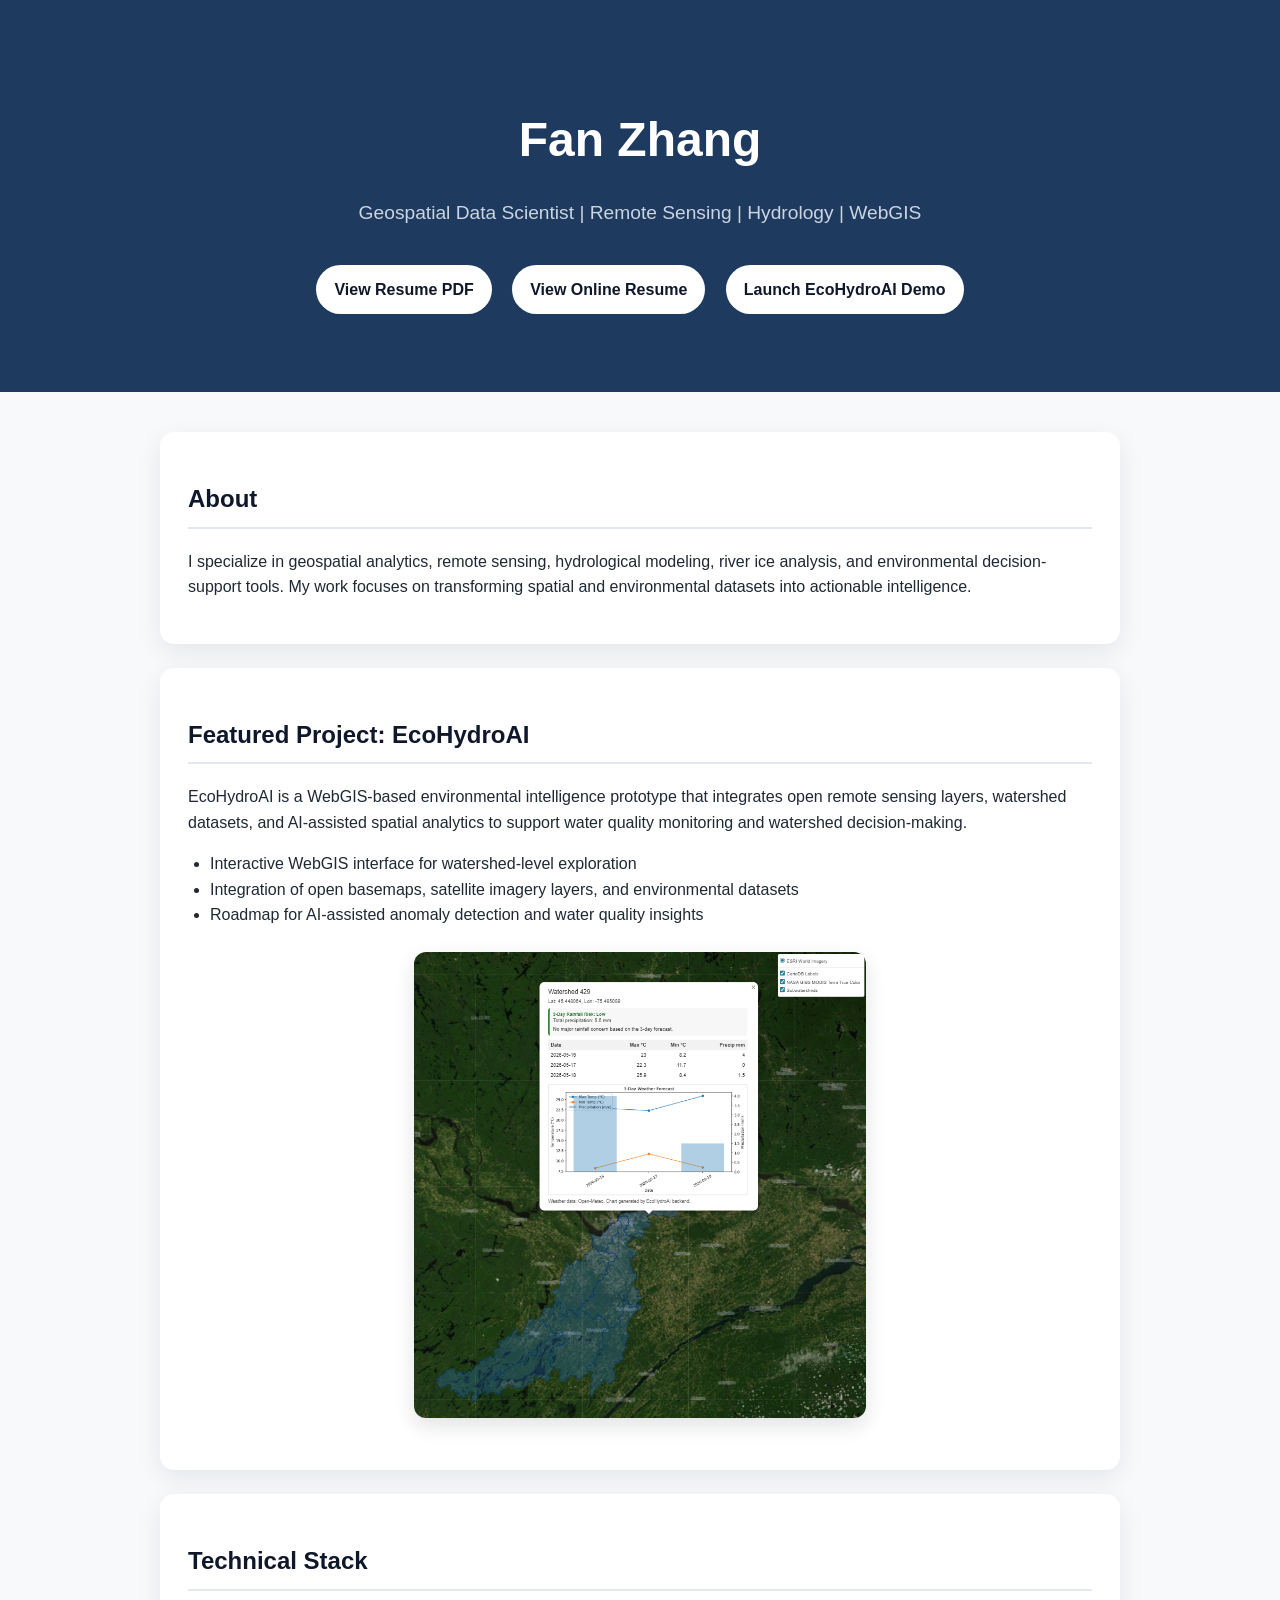
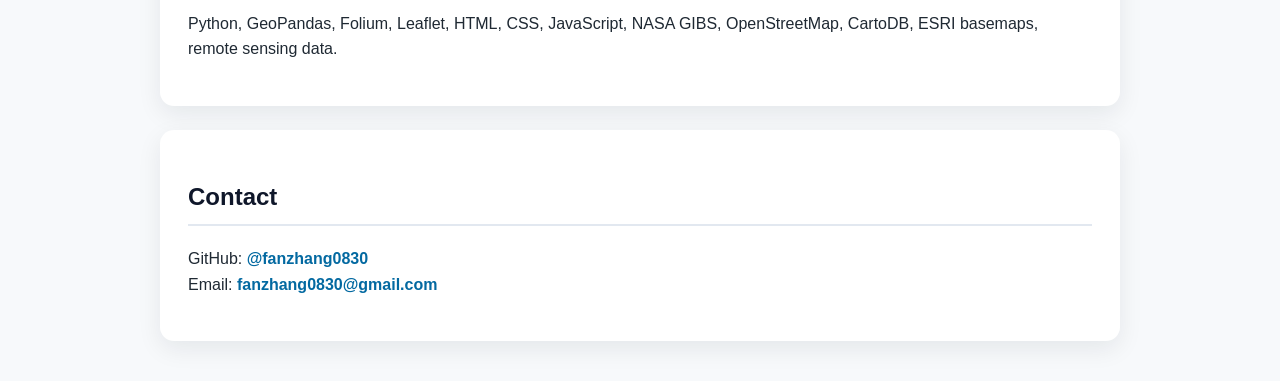
<file: index.html>
<!DOCTYPE html>
<html lang="en">
<head>
  <meta charset="UTF-8" />
  <meta name="viewport" content="width=device-width, initial-scale=1.0" />
  <title>Fan Zhang | Geospatial & Environmental Intelligence</title>
  <link rel="stylesheet" href="assets/style.css" />
</head>
<body>
  <header class="hero">
    <h1>Fan Zhang</h1>
    <p>Geospatial Data Scientist | Remote Sensing | Hydrology | WebGIS</p>
    <div class="buttons">
      <a href="assets/resume.pdf" target="_blank">View Resume PDF</a>
      <a href="resume.html">View Online Resume</a>
      <a href="map.html">Launch EcoHydroAI Demo</a>
    </div>
  </header>

  <main>
    <section>
      <h2>About</h2>
      <p>
        I specialize in geospatial analytics, remote sensing, hydrological modeling,
        river ice analysis, and environmental decision-support tools. My work focuses
        on transforming spatial and environmental datasets into actionable intelligence.
      </p>
    </section>

    <section>
      <h2>Featured Project: EcoHydroAI</h2>
      <p>
        EcoHydroAI is a WebGIS-based environmental intelligence prototype that integrates
        open remote sensing layers, watershed datasets, and AI-assisted spatial analytics
        to support water quality monitoring and watershed decision-making.
      </p>

      <ul>
        <li>Interactive WebGIS interface for watershed-level exploration</li>
        <li>Integration of open basemaps, satellite imagery layers, and environmental datasets</li>
        <li>Roadmap for AI-assisted anomaly detection and water quality insights</li>
      </ul>

      <p>
        <img class="ecohydroai-map-image" src="assets/EcoHydroAI.png" alt="EcoHydroAI WebGIS map screenshot">
      </p>
    </section>

    <section>
      <h2>Technical Stack</h2>
      <p>
        Python, GeoPandas, Folium, Leaflet, HTML, CSS, JavaScript, NASA GIBS,
        OpenStreetMap, CartoDB, ESRI basemaps, remote sensing data.
      </p>
    </section>

    <section>
      <h2>Contact</h2>
      <p>
        GitHub: <a href="https://github.com/fanzhang0830" target="_blank">@fanzhang0830</a><br />
        Email: <a href="mailto:fanzhang0830@gmail.com">fanzhang0830@gmail.com</a>
      </p>
    </section>
  </main>
</body>
</html>
</file>
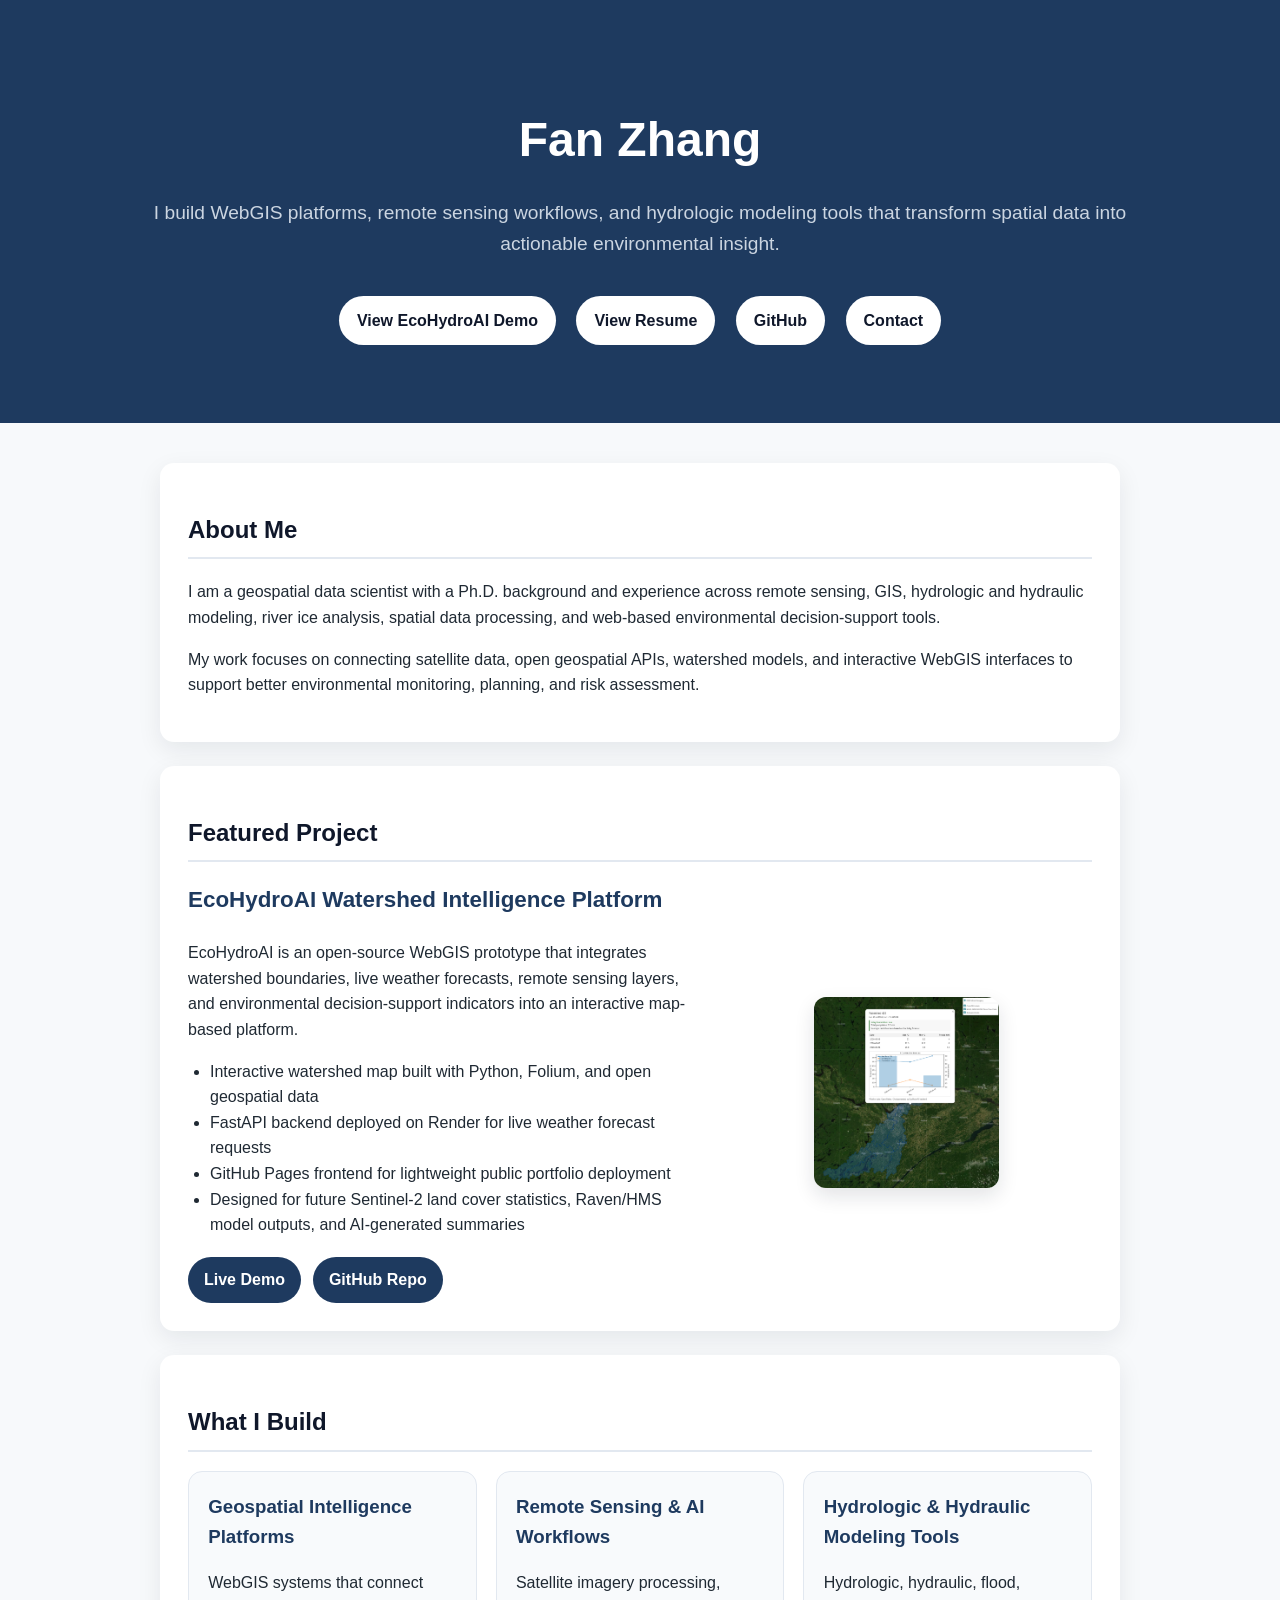
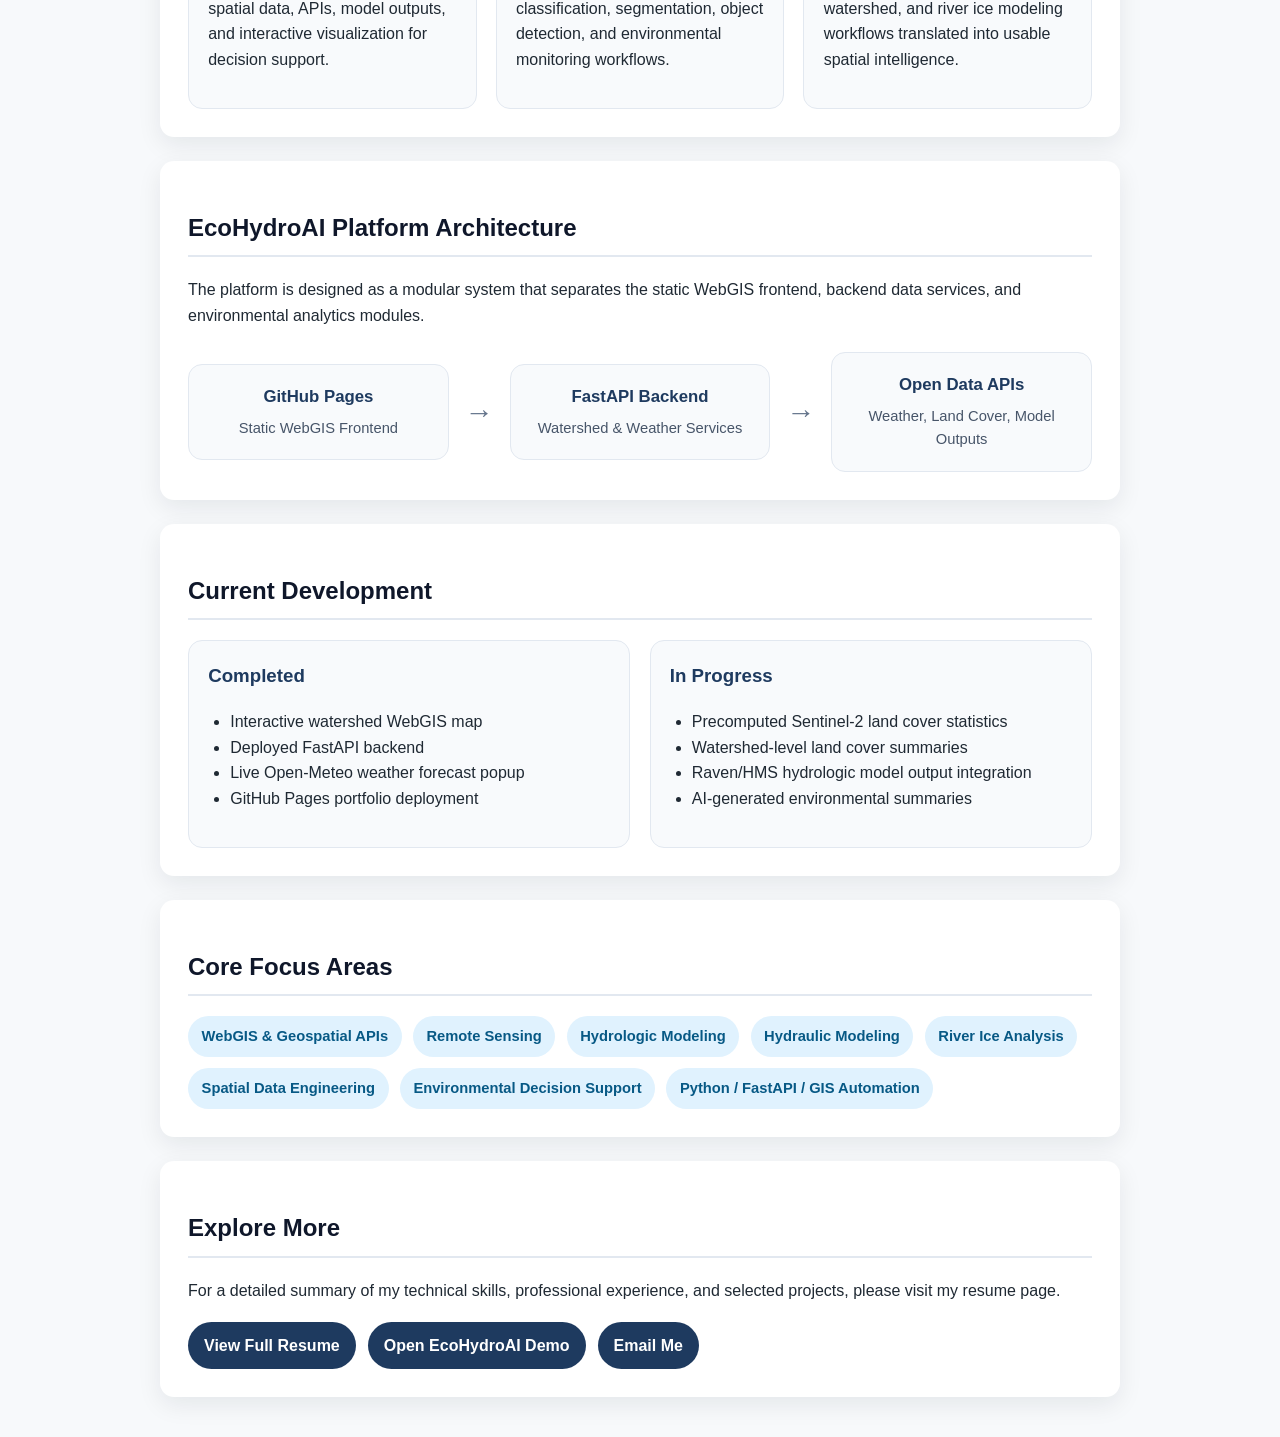
<file: index_bak.html>
<!DOCTYPE html>
<html lang="en">
<head>
  <meta charset="UTF-8" />
  <meta name="viewport" content="width=device-width, initial-scale=1.0" />
  <title>Fan Zhang | Geospatial & Environmental Intelligence</title>
  <link rel="stylesheet" href="assets/style.css" />
</head>
<body>
  <header class="hero">
    <h1>Fan Zhang</h1>
    <p>
      I build WebGIS platforms, remote sensing workflows, and hydrologic modeling tools
      that transform spatial data into actionable environmental insight.
    </p>

    <div class="buttons">
      <a href="map.html">View EcoHydroAI Demo</a>
      <a href="resume.html">View Resume</a>
      <a href="https://github.com/fanzhang0830" target="_blank">GitHub</a>
      <a href="mailto:fanzhang0830@gmail.com">Contact</a>
    </div>
  </header>

  <main>

    <section class="intro-section">
      <h2>About Me</h2>
      <p>
        I am a geospatial data scientist with a Ph.D. background and experience across
        remote sensing, GIS, hydrologic and hydraulic modeling, river ice analysis,
        spatial data processing, and web-based environmental decision-support tools.
      </p>

      <p>
        My work focuses on connecting satellite data, open geospatial APIs, watershed
        models, and interactive WebGIS interfaces to support better environmental
        monitoring, planning, and risk assessment.
      </p>
    </section>

    <section class="featured-project">
      <h2>Featured Project</h2>

      <div class="featured-project-layout">
        <div class="featured-project-text">
          <h3>EcoHydroAI Watershed Intelligence Platform</h3>

          <p>
            EcoHydroAI is an open-source WebGIS prototype that integrates watershed
            boundaries, live weather forecasts, remote sensing layers, and environmental
            decision-support indicators into an interactive map-based platform.
          </p>

          <ul>
            <li>Interactive watershed map built with Python, Folium, and open geospatial data</li>
            <li>FastAPI backend deployed on Render for live weather forecast requests</li>
            <li>GitHub Pages frontend for lightweight public portfolio deployment</li>
            <li>Designed for future Sentinel-2 land cover statistics, Raven/HMS model outputs, and AI-generated summaries</li>
          </ul>

          <div class="project-links">
            <a href="map.html">Live Demo</a>
            <a href="https://github.com/fanzhang0830/EcoHydroAI" target="_blank">GitHub Repo</a>
          </div>
        </div>

        <div class="featured-project-image">
          <img class="ecohydroai-map-image" src="assets/EcoHydroAI.png" alt="EcoHydroAI WebGIS map screenshot">
        </div>
      </div>
    </section>

    <section class="build-section">
      <h2>What I Build</h2>

      <div class="card-grid">
        <div class="info-card">
          <h3>Geospatial Intelligence Platforms</h3>
          <p>
            WebGIS systems that connect spatial data, APIs, model outputs, and interactive
            visualization for decision support.
          </p>
        </div>

        <div class="info-card">
          <h3>Remote Sensing & AI Workflows</h3>
          <p>
            Satellite imagery processing, classification, segmentation, object detection,
            and environmental monitoring workflows.
          </p>
        </div>

        <div class="info-card">
          <h3>Hydrologic & Hydraulic Modeling Tools</h3>
          <p>
            Hydrologic, hydraulic, flood, watershed, and river ice modeling workflows
            translated into usable spatial intelligence.
          </p>
        </div>
      </div>
    </section>

    <section class="architecture-section">
      <h2>EcoHydroAI Platform Architecture</h2>

      <p>
        The platform is designed as a modular system that separates the static WebGIS
        frontend, backend data services, and environmental analytics modules.
      </p>

      <div class="architecture-grid">
        <div class="arch-card">
          <strong>GitHub Pages</strong>
          <span>Static WebGIS Frontend</span>
        </div>

        <div class="arch-arrow">→</div>

        <div class="arch-card">
          <strong>FastAPI Backend</strong>
          <span>Watershed & Weather Services</span>
        </div>

        <div class="arch-arrow">→</div>

        <div class="arch-card">
          <strong>Open Data APIs</strong>
          <span>Weather, Land Cover, Model Outputs</span>
        </div>
      </div>
    </section>

    <section class="development-section">
      <h2>Current Development</h2>

      <div class="status-grid">
        <div class="status-card">
          <h3>Completed</h3>
          <ul>
            <li>Interactive watershed WebGIS map</li>
            <li>Deployed FastAPI backend</li>
            <li>Live Open-Meteo weather forecast popup</li>
            <li>GitHub Pages portfolio deployment</li>
          </ul>
        </div>

        <div class="status-card">
          <h3>In Progress</h3>
          <ul>
            <li>Precomputed Sentinel-2 land cover statistics</li>
            <li>Watershed-level land cover summaries</li>
            <li>Raven/HMS hydrologic model output integration</li>
            <li>AI-generated environmental summaries</li>
          </ul>
        </div>
      </div>
    </section>

    <section class="focus-section">
      <h2>Core Focus Areas</h2>

      <div class="focus-tags">
        <span>WebGIS & Geospatial APIs</span>
        <span>Remote Sensing</span>
        <span>Hydrologic Modeling</span>
        <span>Hydraulic Modeling</span>
        <span>River Ice Analysis</span>
        <span>Spatial Data Engineering</span>
        <span>Environmental Decision Support</span>
        <span>Python / FastAPI / GIS Automation</span>
      </div>
    </section>

    <section class="contact-section">
      <h2>Explore More</h2>

      <p>
        For a detailed summary of my technical skills, professional experience,
        and selected projects, please visit my resume page.
      </p>

      <div class="project-links">
        <a href="resume.html">View Full Resume</a>
        <a href="map.html">Open EcoHydroAI Demo</a>
        <a href="mailto:fanzhang0830@gmail.com">Email Me</a>
      </div>
    </section>

  </main>

</body>
</html>
</file>
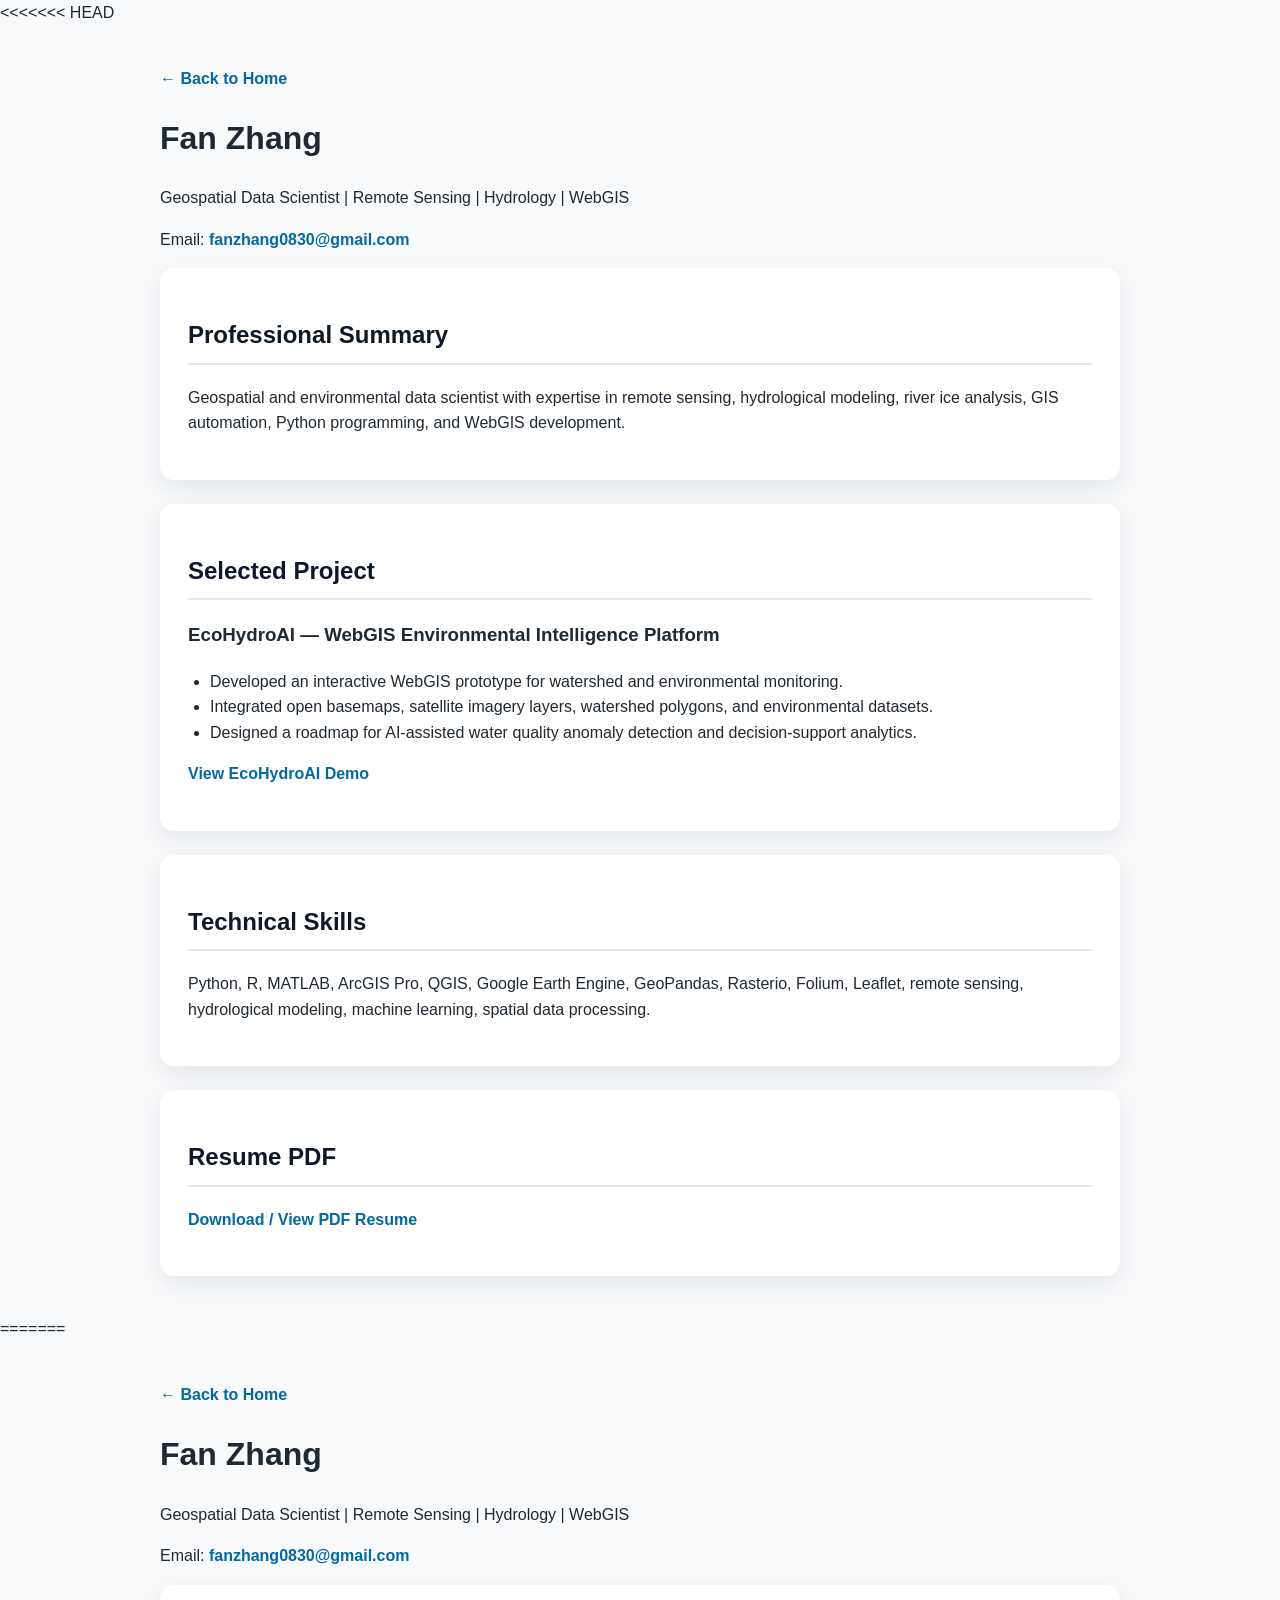
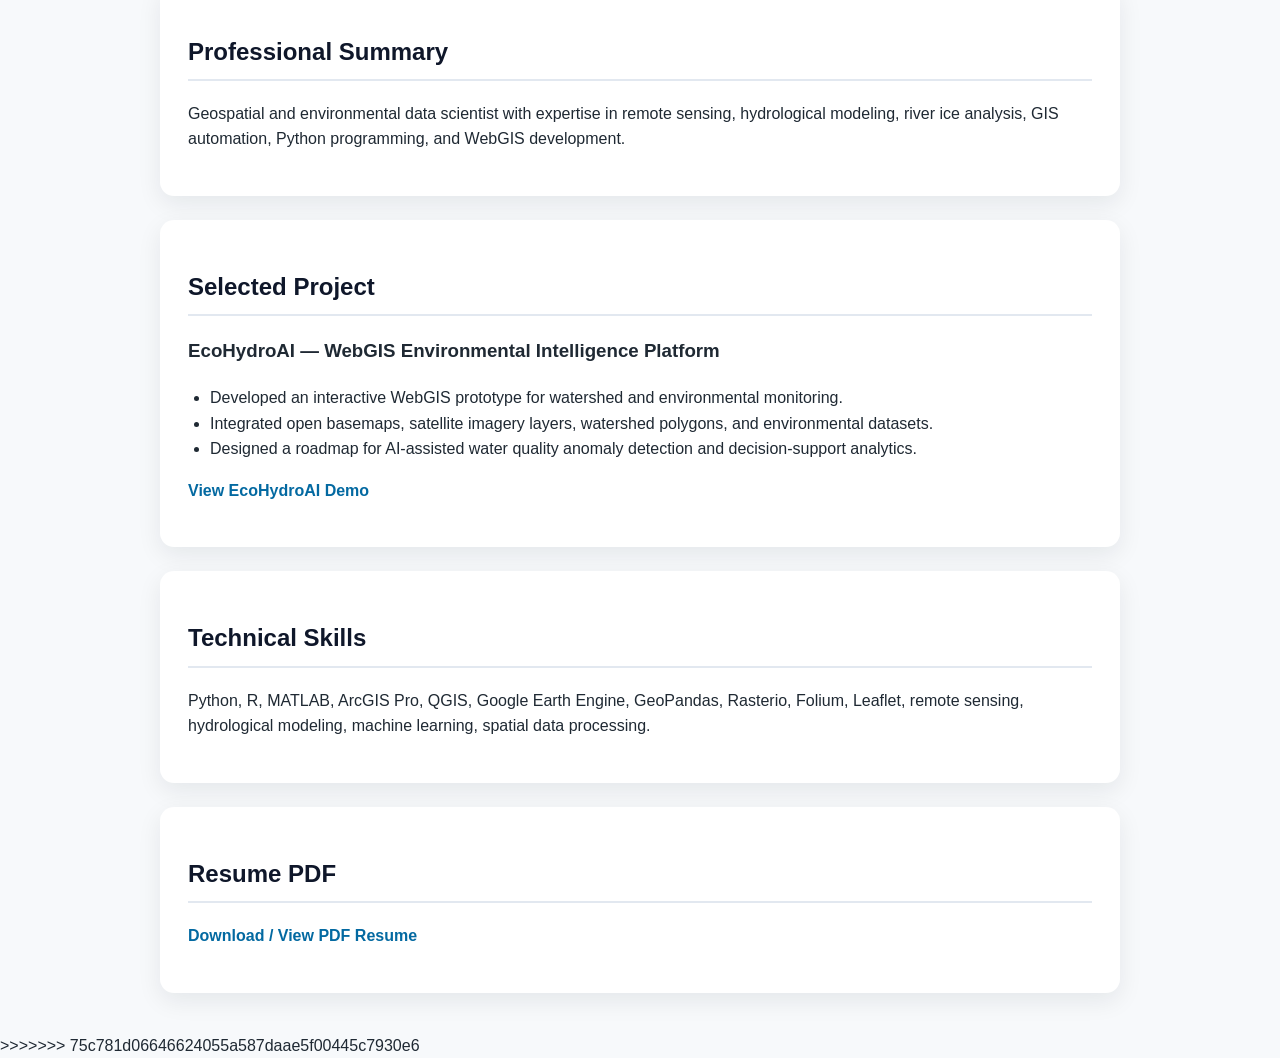
<file: resume.html>
<<<<<<< HEAD
<!DOCTYPE html>
<html lang="en">
<head>
  <meta charset="UTF-8" />
  <meta name="viewport" content="width=device-width, initial-scale=1.0" />
  <title>Resume | Fan Zhang</title>
  <link rel="stylesheet" href="assets/style.css" />
</head>
<body>
  <main>
    <a href="index.html">← Back to Home</a>

    <h1>Fan Zhang</h1>
    <p>Geospatial Data Scientist | Remote Sensing | Hydrology | WebGIS</p>
    <p>Email: <a href="mailto:fanzhang0830@gmail.com">fanzhang0830@gmail.com</a></p>

    <section>
      <h2>Professional Summary</h2>
      <p>
        Geospatial and environmental data scientist with expertise in remote sensing,
        hydrological modeling, river ice analysis, GIS automation, Python programming,
        and WebGIS development.
      </p>
    </section>

    <section>
      <h2>Selected Project</h2>
      <h3>EcoHydroAI — WebGIS Environmental Intelligence Platform</h3>
      <ul>
        <li>Developed an interactive WebGIS prototype for watershed and environmental monitoring.</li>
        <li>Integrated open basemaps, satellite imagery layers, watershed polygons, and environmental datasets.</li>
        <li>Designed a roadmap for AI-assisted water quality anomaly detection and decision-support analytics.</li>
      </ul>
      <p><a href="map.html">View EcoHydroAI Demo</a></p>
    </section>

    <section>
      <h2>Technical Skills</h2>
      <p>
        Python, R, MATLAB, ArcGIS Pro, QGIS, Google Earth Engine, GeoPandas,
        Rasterio, Folium, Leaflet, remote sensing, hydrological modeling,
        machine learning, spatial data processing.
      </p>
    </section>

    <section>
      <h2>Resume PDF</h2>
      <p><a href="assets/resume.pdf" target="_blank">Download / View PDF Resume</a></p>
    </section>
  </main>
</body>
=======
<!DOCTYPE html>
<html lang="en">
<head>
  <meta charset="UTF-8" />
  <meta name="viewport" content="width=device-width, initial-scale=1.0" />
  <title>Resume | Fan Zhang</title>
  <link rel="stylesheet" href="assets/style.css" />
</head>
<body>
  <main>
    <a href="index.html">← Back to Home</a>

    <h1>Fan Zhang</h1>
    <p>Geospatial Data Scientist | Remote Sensing | Hydrology | WebGIS</p>
    <p>Email: <a href="mailto:fanzhang0830@gmail.com">fanzhang0830@gmail.com</a></p>

    <section>
      <h2>Professional Summary</h2>
      <p>
        Geospatial and environmental data scientist with expertise in remote sensing,
        hydrological modeling, river ice analysis, GIS automation, Python programming,
        and WebGIS development.
      </p>
    </section>

    <section>
      <h2>Selected Project</h2>
      <h3>EcoHydroAI — WebGIS Environmental Intelligence Platform</h3>
      <ul>
        <li>Developed an interactive WebGIS prototype for watershed and environmental monitoring.</li>
        <li>Integrated open basemaps, satellite imagery layers, watershed polygons, and environmental datasets.</li>
        <li>Designed a roadmap for AI-assisted water quality anomaly detection and decision-support analytics.</li>
      </ul>
      <p><a href="map.html">View EcoHydroAI Demo</a></p>
    </section>

    <section>
      <h2>Technical Skills</h2>
      <p>
        Python, R, MATLAB, ArcGIS Pro, QGIS, Google Earth Engine, GeoPandas,
        Rasterio, Folium, Leaflet, remote sensing, hydrological modeling,
        machine learning, spatial data processing.
      </p>
    </section>

    <section>
      <h2>Resume PDF</h2>
      <p><a href="assets/resume.pdf" target="_blank">Download / View PDF Resume</a></p>
    </section>
  </main>
</body>
>>>>>>> 75c781d06646624055a587daae5f00445c7930e6
</html>
</file>
<file: assets/style.css>
body {
  margin: 0;
  font-family: Arial, Helvetica, sans-serif;
  line-height: 1.6;
  color: #1f2933;
  background: #f7f9fb;
}

.hero {
  background: #1e3a5f;
  color: white;
  padding: 70px 12%;
  text-align: center;
}

.hero h1 {
  font-size: 3rem;
  margin-bottom: 0.5rem;
}

.hero p {
  font-size: 1.2rem;
  color: #cbd5e1;
}

main {
  max-width: 960px;
  margin: 40px auto;
  padding: 0 24px;
}

section {
  background: white;
  margin-bottom: 24px;
  padding: 28px;
  border-radius: 14px;
  box-shadow: 0 8px 24px rgba(15, 23, 42, 0.08);
}

h2 {
  color: #0f172a;
  border-bottom: 2px solid #e2e8f0;
  padding-bottom: 8px;
}

a {
  color: #0369a1;
  text-decoration: none;
  font-weight: 600;
}

a:hover {
  text-decoration: underline;
}

.buttons {
  margin-top: 28px;
}

.buttons a {
  display: inline-block;
  margin: 8px;
  padding: 12px 18px;
  background: white;
  color: #0f172a;
  border-radius: 999px;
  text-decoration: none;
}

.buttons a:hover {
  background: #e2e8f0;
  text-decoration: none;
}

ul {
  padding-left: 22px;
}

/* EcoHydroAI project screenshot */
img.ecohydroai-map-image {
  width: 30% !important;
  max-width: 30% !important;
  height: auto !important;
  display: block !important;
  margin: 1.5rem auto !important;
  object-fit: contain !important;
  border-radius: 12px;
  box-shadow: 0 8px 20px rgba(15, 23, 42, 0.12);
}

.featured-project-layout {
  display: grid;
  grid-template-columns: 1.15fr 0.85fr;
  gap: 2rem;
  align-items: center;
}

.featured-project-text h3 {
  margin-top: 0;
  color: #1e3a5f;
  font-size: 1.4rem;
}

.project-links {
  margin-top: 1.2rem;
  display: flex;
  gap: 0.75rem;
  flex-wrap: wrap;
}

.project-links a {
  display: inline-block;
  padding: 0.65rem 1rem;
  border-radius: 999px;
  background: #1e3a5f;
  color: white;
  text-decoration: none;
  font-weight: 600;
}

.project-links a:hover {
  background: #254b78;
  text-decoration: none;
}

.card-grid {
  display: grid;
  grid-template-columns: repeat(3, 1fr);
  gap: 1.2rem;
}

.info-card,
.status-card,
.arch-card {
  background: #f8fafc;
  border: 1px solid #e2e8f0;
  border-radius: 14px;
  padding: 1.2rem;
}

.info-card h3,
.status-card h3 {
  margin-top: 0;
  color: #1e3a5f;
}

.architecture-grid {
  display: grid;
  grid-template-columns: 1fr auto 1fr auto 1fr;
  align-items: center;
  gap: 1rem;
  margin-top: 1.5rem;
}

.arch-card {
  text-align: center;
}

.arch-card strong {
  display: block;
  color: #1e3a5f;
  font-size: 1.05rem;
  margin-bottom: 0.35rem;
}

.arch-card span {
  display: block;
  color: #475569;
  font-size: 0.92rem;
}

.arch-arrow {
  font-size: 1.8rem;
  color: #64748b;
}

.status-grid {
  display: grid;
  grid-template-columns: 1fr 1fr;
  gap: 1.2rem;
}

.focus-tags {
  display: flex;
  flex-wrap: wrap;
  gap: 0.7rem;
  margin-top: 1rem;
}

.focus-tags span {
  background: #e0f2fe;
  color: #075985;
  padding: 0.55rem 0.85rem;
  border-radius: 999px;
  font-size: 0.92rem;
  font-weight: 600;
}

img.ecohydroai-map-image {
  width: 50% !important;
  max-width: 50% !important;
  height: auto !important;
  display: block !important;
  margin: 1.5rem auto !important;
  object-fit: contain !important;
  border-radius: 12px;
  box-shadow: 0 8px 20px rgba(15, 23, 42, 0.12);
}

@media (max-width: 800px) {
  .featured-project-layout,
  .card-grid,
  .status-grid,
  .architecture-grid {
    grid-template-columns: 1fr;
  }

  .arch-arrow {
    display: none;
  }

  img.ecohydroai-map-image {
    width: 85% !important;
    max-width: 85% !important;
  }
}
</file>
